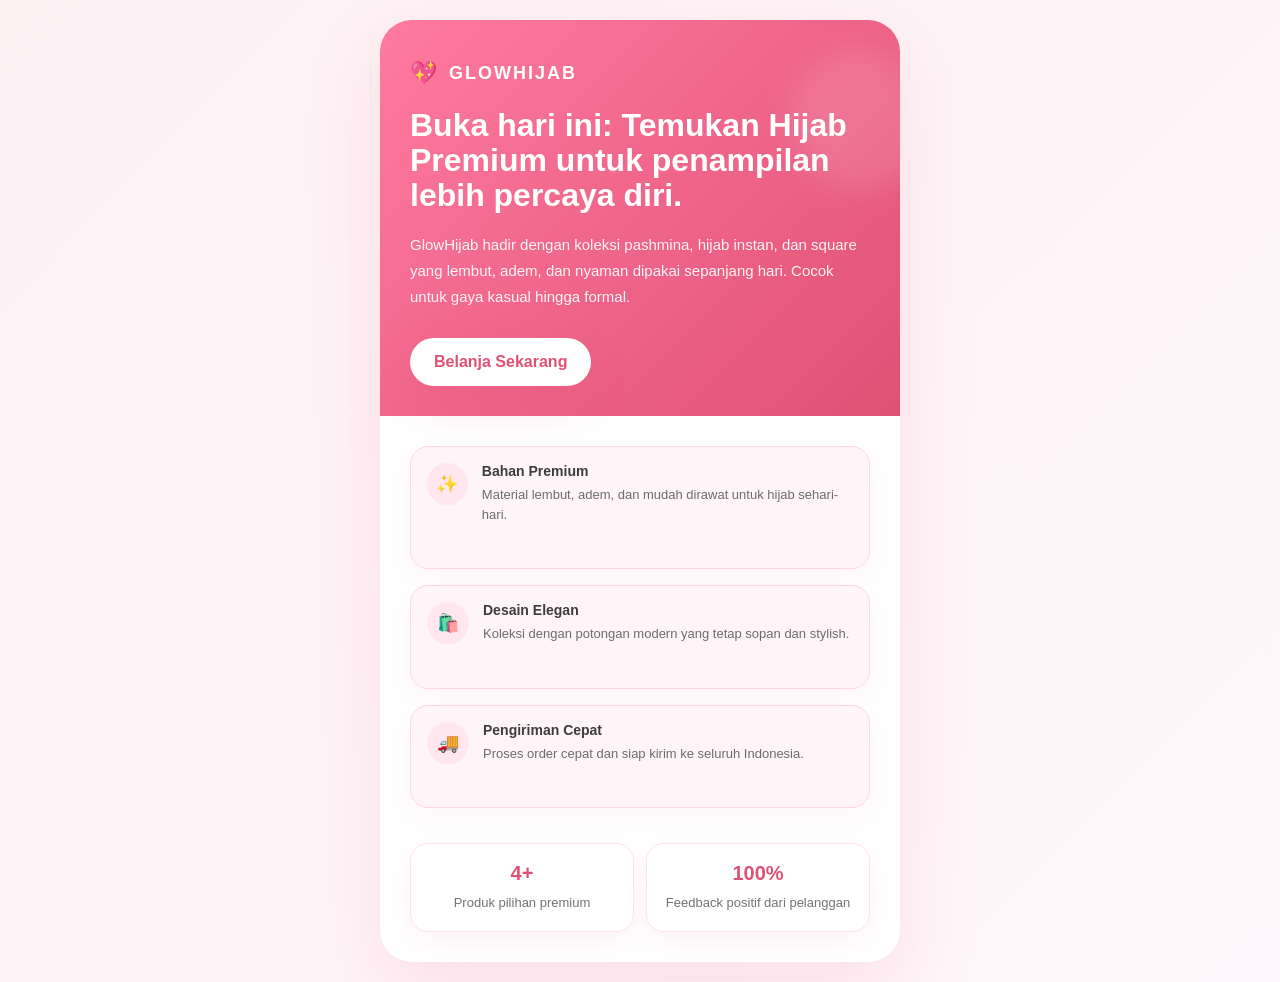
<file: index.html>
<!DOCTYPE html>
<html lang="id">
<head>
    <meta charset="UTF-8">
    <meta name="viewport" content="width=device-width, initial-scale=1.0">
    <title>GlowHijab - Selamat Datang</title>
    <style>
        * { margin: 0; padding: 0; box-sizing: border-box; font-family: 'Segoe UI', Tahoma, Geneva, Verdana, sans-serif; }
        body {
            background: linear-gradient(135deg, #fdf1f4, #fff7fb);
            color: #3d3d3d;
            min-height: 100vh;
            display: flex;
            align-items: center;
            justify-content: center;
            padding: 20px;
        }
        .page {
            width: 100%;
            max-width: 520px;
            background: #ffffff;
            border-radius: 32px;
            box-shadow: 0 30px 80px rgba(224, 82, 117, 0.14);
            overflow: hidden;
            animation: fadeIn 0.6s ease-out;
        }
        @keyframes fadeIn {
            from { opacity: 0; transform: translateY(20px); }
            to { opacity: 1; transform: translateY(0); }
        }
        .hero {
            background: linear-gradient(135deg, #ff7aa0, #e05174);
            color: #ffffff;
            padding: 40px 30px 30px;
            position: relative;
        }
        .hero::after {
            content: '';
            position: absolute;
            right: -30px;
            top: 30px;
            width: 140px;
            height: 140px;
            background: rgba(255, 255, 255, 0.12);
            border-radius: 50%;
            filter: blur(15px);
        }
        .brand {
            display: inline-flex;
            align-items: center;
            gap: 10px;
            margin-bottom: 22px;
            font-weight: 800;
            letter-spacing: 2px;
            text-transform: uppercase;
            font-size: 18px;
        }
        .brand span {
            font-size: 22px;
        }
        h1 {
            font-size: 32px;
            line-height: 1.1;
            margin-bottom: 18px;
        }
        p {
            font-size: 15px;
            line-height: 1.75;
            color: rgba(255, 255, 255, 0.92);
            margin-bottom: 28px;
        }
        .btn-shop {
            display: inline-flex;
            align-items: center;
            justify-content: center;
            gap: 12px;
            background: #ffffff;
            color: #e05174;
            padding: 15px 24px;
            border-radius: 999px;
            font-weight: 700;
            text-decoration: none;
            box-shadow: 0 18px 40px rgba(224, 82, 117, 0.2);
            transition: transform 0.25s ease, box-shadow 0.25s ease;
        }
        .btn-shop:hover {
            transform: translateY(-3px);
            box-shadow: 0 22px 48px rgba(224, 82, 117, 0.28);
        }
        .features {
            display: grid;
            gap: 16px;
            padding: 30px 30px 35px;
        }
        .feature-item {
            display: flex;
            gap: 14px;
            align-items: flex-start;
            background: #fff4f8;
            border: 1px solid #ffd6e4;
            border-radius: 18px;
            padding: 16px;
            box-shadow: 0 10px 28px rgba(224, 82, 117, 0.06);
        }
        .feature-icon {
            width: 42px;
            height: 42px;
            border-radius: 50%;
            background: #ffe6ef;
            display: grid;
            place-items: center;
            font-size: 18px;
        }
        .feature-info {
            display: grid;
            gap: 6px;
        }
        .feature-info h3 {
            font-size: 14px;
            font-weight: 700;
            color: #3d3d3d;
        }
        .feature-info p {
            font-size: 13px;
            color: #6d6d6d;
            line-height: 1.5;
        }
        .stats {
            display: flex;
            gap: 12px;
            padding: 0 30px 30px;
        }
        .stat-card {
            flex: 1;
            background: #ffffff;
            border: 1px solid #ffe1e9;
            border-radius: 18px;
            padding: 18px 16px;
            text-align: center;
            box-shadow: 0 10px 25px rgba(224, 82, 117, 0.07);
        }
        .stat-card strong {
            display: block;
            font-size: 20px;
            color: #e05174;
            margin-bottom: 8px;
        }
        .stat-card span {
            font-size: 13px;
            color: #737373;
            line-height: 1.5;
        }
    </style>
</head>
<body>
    <div class="page">
        <section class="hero">
            <div class="brand"><span>💖</span> GlowHijab</div>
            <h1>Buka hari ini: Temukan Hijab Premium untuk penampilan lebih percaya diri.</h1>
            <p>GlowHijab hadir dengan koleksi pashmina, hijab instan, dan square yang lembut, adem, dan nyaman dipakai sepanjang hari. Cocok untuk gaya kasual hingga formal.</p>
            <a href="toko.html" class="btn-shop">Belanja Sekarang</a>
        </section>

        <div class="features">
            <div class="feature-item">
                <div class="feature-icon">✨</div>
                <div class="feature-info">
                    <h3>Bahan Premium</h3>
                    <p>Material lembut, adem, dan mudah dirawat untuk hijab sehari-hari.</p>
                </div>
            </div>
            <div class="feature-item">
                <div class="feature-icon">🛍️</div>
                <div class="feature-info">
                    <h3>Desain Elegan</h3>
                    <p>Koleksi dengan potongan modern yang tetap sopan dan stylish.</p>
                </div>
            </div>
            <div class="feature-item">
                <div class="feature-icon">🚚</div>
                <div class="feature-info">
                    <h3>Pengiriman Cepat</h3>
                    <p>Proses order cepat dan siap kirim ke seluruh Indonesia.</p>
                </div>
            </div>
        </div>

        <div class="stats">
            <div class="stat-card">
                <strong>4+</strong>
                <span>Produk pilihan premium</span>
            </div>
            <div class="stat-card">
                <strong>100%</strong>
                <span>Feedback positif dari pelanggan</span>
            </div>
        </div>
    </div>
</body>
</html>
</file>
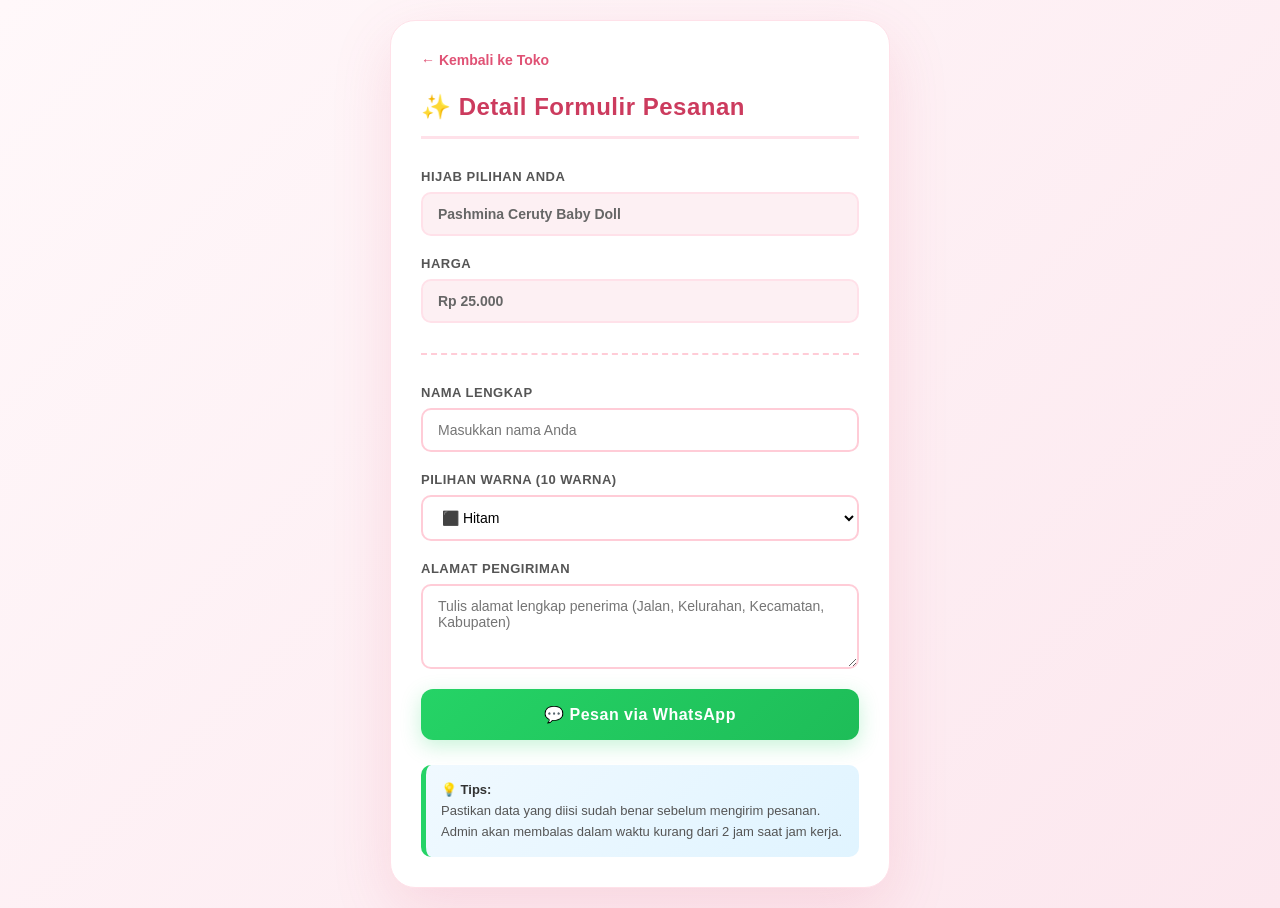
<file: beli.html>
<!DOCTYPE html>
<html lang="id">
<head>
    <meta charset="UTF-8">
    <meta name="viewport" content="width=device-width, initial-scale=1.0">
    <title>Formulir Pembelian - GlowHijab</title>
    <style>
        * { margin: 0; padding: 0; box-sizing: border-box; font-family: 'Segoe UI', Tahoma, Geneva, Verdana, sans-serif; }
        body { 
            background: linear-gradient(135deg, #fff8fa, #fce7ee); 
            color: #444; 
            display: flex; 
            justify-content: center; 
            padding: 20px;
            min-height: 100vh;
        }
        .form-container { 
            max-width: 500px; 
            width: 100%; 
            background: #ffffff; 
            padding: 30px; 
            border-radius: 25px; 
            box-shadow: 0 20px 60px rgba(224, 82, 117, 0.15); 
            border: 1px solid #ffe1e9;
            animation: slideUp 0.6s ease-out;
        }
        @keyframes slideUp {
            from { transform: translateY(30px); opacity: 0; }
            to { transform: translateY(0); opacity: 1; }
        }
        .back-link { 
            color: #e05275; 
            text-decoration: none; 
            display: inline-block; 
            margin-bottom: 25px; 
            font-weight: 700; 
            font-size: 14px;
            transition: all 0.3s ease;
        }
        .back-link:hover {
            transform: translateX(-5px);
            color: #cc3b5e;
        }
        h2 { 
            font-size: 24px; 
            font-weight: 800; 
            color: #cc3b5e; 
            margin-bottom: 30px; 
            border-bottom: 3px solid #ffe1e9; 
            padding-bottom: 15px;
            letter-spacing: 0.5px;
        }
        .form-group { 
            margin-bottom: 20px; 
            display: flex; 
            flex-direction: column;
        }
        .form-group label { 
            font-size: 14px; 
            font-weight: 700; 
            margin-bottom: 8px; 
            color: #555;
            text-transform: uppercase;
            letter-spacing: 0.5px;
            font-size: 13px;
        }
        input[type="text"], select, textarea { 
            padding: 12px 15px; 
            font-size: 14px; 
            border: 2px solid #ffccd7; 
            border-radius: 10px; 
            outline: none; 
            background-color: #fff;
            transition: all 0.3s ease;
            font-family: 'Segoe UI', sans-serif;
        }
        input[type="text"]:focus, select:focus, textarea:focus { 
            border-color: #ff7597;
            box-shadow: 0 0 0 3px rgba(255, 117, 151, 0.1);
            background-color: #fffbfc;
        }
        input:disabled { 
            background-color: #fdf0f3; 
            color: #666; 
            font-weight: 700;
            border-color: #ffe1e9;
            cursor: not-allowed;
        }
        textarea { 
            height: 85px;
            resize: vertical;
            font-family: 'Segoe UI', sans-serif;
        }
        hr { 
            border: none; 
            border-top: 2px dashed #ffccd7; 
            margin: 30px 0;
        }
        
        .btn-whatsapp {
            display: block;
            background: linear-gradient(135deg, #25d366, #1ebd58);
            color: white;
            padding: 16px 20px;
            font-size: 16px;
            font-weight: 800;
            text-align: center;
            text-decoration: none;
            border-radius: 12px;
            width: 100%;
            box-shadow: 0 6px 20px rgba(37, 211, 102, 0.25);
            transition: all 0.3s cubic-bezier(0.23, 1, 0.320, 1);
            border: none;
            cursor: pointer;
            letter-spacing: 0.5px;
        }
        .btn-whatsapp:hover {
            transform: translateY(-3px);
            box-shadow: 0 8px 28px rgba(37, 211, 102, 0.35);
            background: linear-gradient(135deg, #2dd573, #1ebd58);
        }
        .btn-whatsapp:active {
            transform: translateY(-1px);
        }
        
        .info-box {
            background: linear-gradient(135deg, #f0f9ff, #e0f4ff);
            border-left: 5px solid #25d366;
            padding: 15px;
            border-radius: 10px;
            margin-top: 25px;
            font-size: 13px;
            color: #555;
            line-height: 1.6;
        }
        .info-box strong {
            color: #333;
        }
    </style>
</head>
<body>

    <div class="form-container">
        <!-- Tombol Kembali -->
        <a href="toko.html" class="back-link">← Kembali ke Toko</a>

        <h2>✨ Detail Formulir Pesanan</h2>

        <div class="form-group">
            <label>Hijab Pilihan Anda</label>
            <input type="text" id="hijabPilihan" disabled>
        </div>

        <div class="form-group">
            <label>Harga</label>
            <input type="text" id="hargaHijab" disabled>
        </div>

        <hr>

        <div class="form-group">
            <label>Nama Lengkap</label>
            <input type="text" id="namaLengkap" placeholder="Masukkan nama Anda">
        </div>

        <div class="form-group">
            <label>Pilihan Warna (10 Warna)</label>
            <select id="warnaJilbab">
                <option value="Hitam">⬛ Hitam</option>
                <option value="Putih Bersih">⚪ Putih Bersih</option>
                <option value="Milo/Coksu">🟤 Milo / Cokelat Susu</option>
                <option value="Navy Blue">🔵 Navy Blue</option>
                <option value="Soft Pink">💗 Soft Pink</option>
                <option value="Abu Muda">🩶 Abu Muda / Silver</option>
                <option value="Maroon">🔴 Maroon</option>
                <option value="Sage Green">💚 Sage Green</option>
                <option value="Mocca">🟫 Mocca</option>
                <option value="Khaki">🟡 Khaki</option>
            </select>
        </div>

        <div class="form-group">
            <label>Alamat Pengiriman</label>
            <textarea id="alamatPengiriman" placeholder="Tulis alamat lengkap penerima (Jalan, Kelurahan, Kecamatan, Kabupaten)"></textarea>
        </div>

        <!-- Tombol Pesan WhatsApp -->
        <a href="#" id="tombolWA" class="btn-whatsapp" target="_blank" onclick="validasiSebelumKirim(event)">💬 Pesan via WhatsApp</a>

        <!-- Info Box -->
        <div class="info-box">
            <strong>💡 Tips:</strong><br>
            Pastikan data yang diisi sudah benar sebelum mengirim pesanan. Admin akan membalas dalam waktu kurang dari 2 jam saat jam kerja.
        </div>
    </div>

    <script>
        
        const urlParams = new URLSearchParams(window.location.search);
        const namaProduk = urlParams.get('nama') || 'Pashmina Ceruty Baby Doll';
        const hargaProduk = urlParams.get('harga') || '25000';
        // Ubah nomor WhatsApp di sini ya mbaa, pastiin gaada '+' atau '-' yahh
        const defaultWhatsAppNumber = '6285846622468';

        document.getElementById('hijabPilihan').value = namaProduk;
        document.getElementById('hargaHijab').value = 'Rp ' + new Intl.NumberFormat('id-ID').format(hargaProduk);

        
        function perbaruiLinkWhatsApp() {
            const nama = document.getElementById('namaLengkap').value;
            const warna = document.getElementById('warnaJilbab').value;
            const alamat = document.getElementById('alamatPengiriman').value;
            const nomor = defaultWhatsAppNumber.replace(/\D/g, '');
            
            
            const pesan = `Hai admin GlowHijab, aku mau order koleksi hijab cantiknya. ini detail pesanannya! ˚₊۶ৎ˙⋆ \n\n` +
                          `𖤐.ᐟ *DETAIL PESANAN*:\n` +
                          `• Produk: ${namaProduk}\n` +
                          `• Harga: Rp ${new Intl.NumberFormat('id-ID').format(hargaProduk)}\n` +
                          `------------------------------------\n` +
                          `𖤐.ᐟ *DATA PENERIMA*:\n` +
                          `• Nama Lengkap: ${nama}\n` +
                          `• Pilihan Warna: ${warna}\n` +
                          `• Alamat Kirim: ${alamat}\n\n` +
                          `Mohon segera diproses ya Min. Terima kasih! ‿︵˓ʚ♡ɞ˓︵‿`;

            const linkLengkap = nomor ? `https://wa.me/${nomor}?text=${encodeURIComponent(pesan)}` : '#';
            document.getElementById('tombolWA').href = linkLengkap;
        }

        // Mencegah kiriman jika form masih kosong
        function validasiSebelumKirim(event) {
            const nama = document.getElementById('namaLengkap').value;
            const alamat = document.getElementById('alamatPengiriman').value;

            if (!nama.trim() || !alamat.trim()) {
                event.preventDefault(); 
                alert("Mohon isi Nama Lengkap dan Alamat Pengiriman terlebih dahulu ya Kak!");
            }
        }

        // Jalankan pelacakan ketikan form
        document.getElementById('namaLengkap').addEventListener('input', perbaruiLinkWhatsApp);
        document.getElementById('warnaJilbab').addEventListener('change', perbaruiLinkWhatsApp);
        document.getElementById('alamatPengiriman').addEventListener('input', perbaruiLinkWhatsApp);
        
        perbaruiLinkWhatsApp();
    </script>
</body>
</html>
</file>
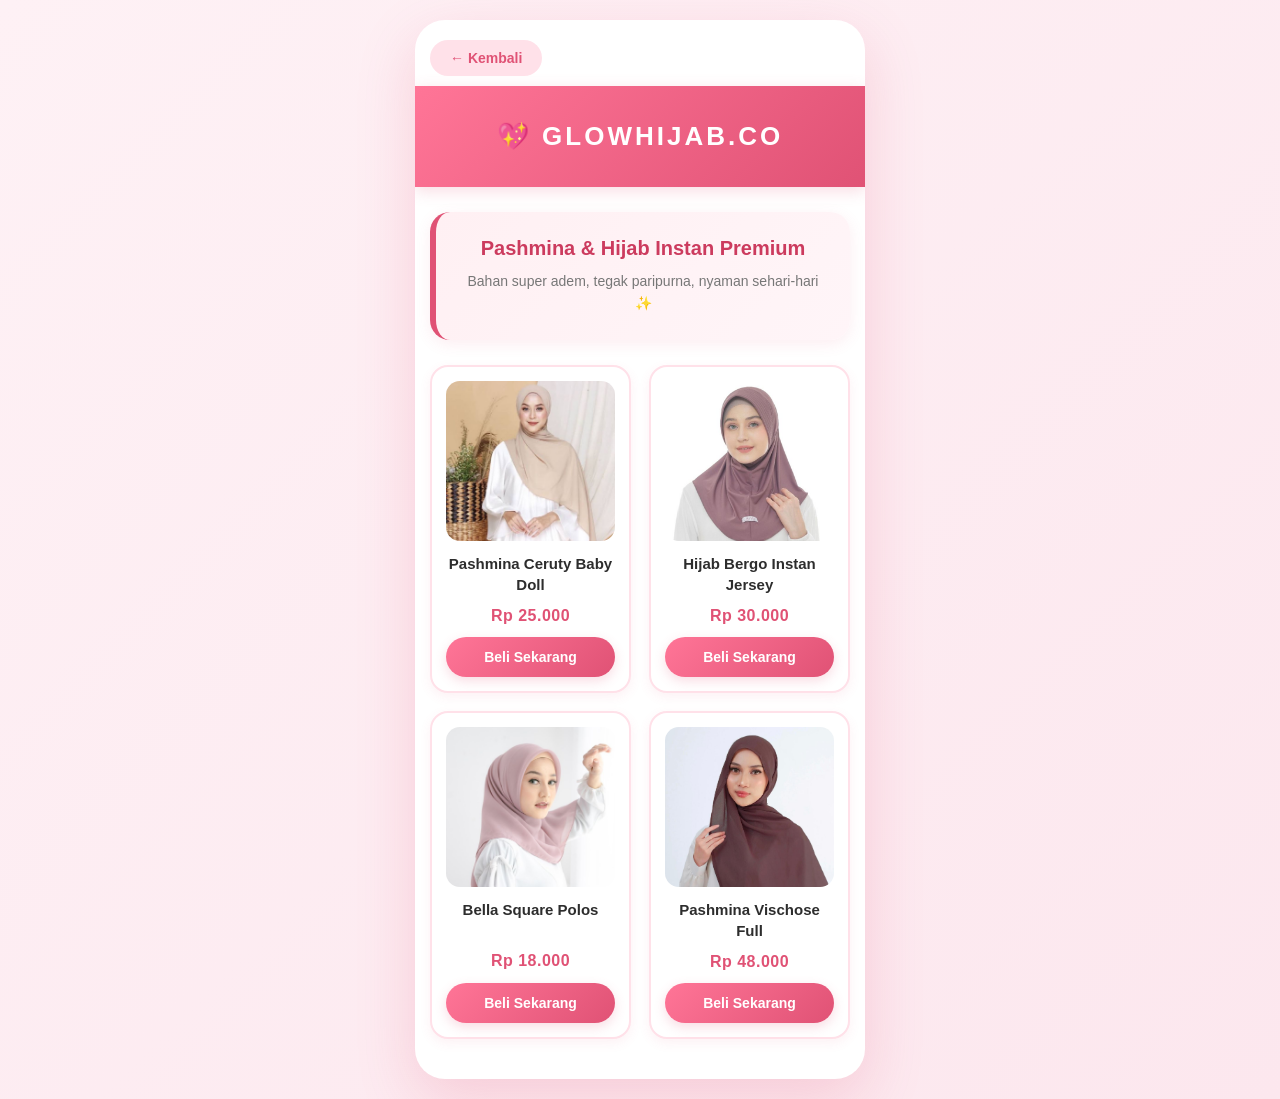
<file: toko.html>
<!DOCTYPE html>
<html lang="id">
<head>
    <meta charset="UTF-8">
    <meta name="viewport" content="width=device-width, initial-scale=1.0">
    <title>GlowHijab - Toko Hijab Premium</title>
    <style>
        * { margin: 0; padding: 0; box-sizing: border-box; font-family: 'Segoe UI', Tahoma, Geneva, Verdana, sans-serif; }
        body { 
            background: linear-gradient(135deg, #fef1f5, #fce7ee); 
            color: #4a4a4a; 
            display: flex; 
            justify-content: center; 
            padding: 20px 10px; 
            min-height: 100vh;
        }
        .container { 
            max-width: 450px; 
            width: 100%; 
            background: #ffffff; 
            border-radius: 30px; 
            box-shadow: 0 20px 60px rgba(224, 82, 117, 0.2); 
            overflow: hidden; 
            padding-bottom: 40px;
            animation: slideUp 0.6s ease-out;
        }
        @keyframes slideUp {
            from { transform: translateY(30px); opacity: 0; }
            to { transform: translateY(0); opacity: 1; }
        }
        header { 
            padding: 35px 20px; 
            text-align: center; 
            background: linear-gradient(135deg, #ff7597, #e05275); 
            color: white; 
            box-shadow: 0 4px 15px rgba(224, 82, 117, 0.2);
        }
        .logo { 
            font-size: 26px; 
            font-weight: 800; 
            text-transform: uppercase; 
            letter-spacing: 3px; 
            animation: glow 2s ease-in-out infinite;
        }
        @keyframes glow {
            0%, 100% { text-shadow: 0 0 10px rgba(255, 255, 255, 0.3); }
            50% { text-shadow: 0 0 20px rgba(255, 255, 255, 0.6); }
        }
        .hero-banner { 
            background: linear-gradient(135deg, #fff0f3, #fff5f8); 
            margin: 25px 15px; 
            padding: 25px; 
            text-align: center; 
            border-radius: 20px; 
            border-left: 6px solid #e05275;
            box-shadow: 0 4px 15px rgba(224, 82, 117, 0.1);
        }
        .hero-banner h1 { 
            color: #cc3b5e; 
            font-size: 20px; 
            margin-bottom: 10px; 
            font-weight: 700;
        }
        .hero-banner p { 
            color: #777; 
            font-size: 14px; 
            line-height: 1.6;
        }
        .product-grid { 
            display: grid; 
            grid-template-columns: repeat(2, 1fr); 
            gap: 18px; 
            padding: 0 15px; 
            margin-top: 15px;
        }
        .product-card { 
            background: #fff; 
            border: 2px solid #ffe1e9; 
            border-radius: 18px; 
            padding: 14px; 
            text-align: center; 
            display: flex; 
            flex-direction: column; 
            justify-content: space-between;
            transition: all 0.3s cubic-bezier(0.23, 1, 0.320, 1);
            cursor: pointer;
            box-shadow: 0 4px 12px rgba(224, 82, 117, 0.08);
        }
        .product-card:hover { 
            transform: translateY(-8px); 
            box-shadow: 0 12px 30px rgba(224, 82, 117, 0.25);
            border-color: #ff7597;
        }
        .product-image { 
            width: 100%; 
            height: 160px; 
            object-fit: cover; 
            border-radius: 14px;
            transition: transform 0.3s ease;
        }
        .product-card:hover .product-image {
            transform: scale(1.05);
        }
        .product-title { 
            font-size: 15px; 
            font-weight: 700; 
            margin: 12px 0; 
            min-height: 40px; 
            color: #2d2d2d;
            line-height: 1.4;
        }
        .product-price { 
            font-size: 16px; 
            font-weight: 800; 
            color: #e05275; 
            margin-bottom: 12px;
            letter-spacing: 0.5px;
        }
        
        .btn-buy { 
            display: block;
            background: linear-gradient(135deg, #ff7597, #e05275); 
            color: white; 
            padding: 12px 15px; 
            border-radius: 20px; 
            font-size: 14px; 
            font-weight: 700; 
            text-decoration: none;
            width: 100%; 
            text-align: center;
            transition: all 0.3s ease;
            box-shadow: 0 4px 12px rgba(224, 82, 117, 0.2);
            border: none;
            cursor: pointer;
        }
        .btn-buy:hover {
            transform: translateY(-2px);
            box-shadow: 0 6px 18px rgba(224, 82, 117, 0.35);
            background: linear-gradient(135deg, #ff8aaa, #e05275);
        }
        .btn-buy:active {
            transform: translateY(0);
        }
        .back-button {
            display: inline-block;
            margin: 20px 15px 10px;
            padding: 10px 20px;
            background: #ffe1e9;
            color: #e05275;
            text-decoration: none;
            border-radius: 20px;
            font-weight: 700;
            font-size: 14px;
            transition: all 0.3s ease;
        }
        .back-button:hover {
            background: #ffccd7;
            transform: translateX(-3px);
        }
    </style>
</head>
<body>

    <div class="container">
        <a href="index.html" class="back-button">← Kembali</a>
        
        <header>
            <div class="logo">💖 GLOWHIJAB.CO</div>
        </header>

        <section class="hero-banner">
            <h1>Pashmina & Hijab Instan Premium</h1>
            <p>Bahan super adem, tegak paripurna, nyaman sehari-hari ✨</p>
        </section>

        <main class="product-grid">
            <!-- Produk 1 -->
            <div class="product-card">
                <img src="img/Ceruty.jpeg" class="product-image" alt="Pashmina Ceruty">
                <div class="product-title">Pashmina Ceruty Baby Doll</div>
                <div class="product-price">Rp 25.000</div>
                <a href="beli.html?nama=Pashmina%20Ceruty%20Baby%20Doll&harga=25000" class="btn-buy">Beli Sekarang</a>
            </div>

            <!-- Produk 2 -->
            <div class="product-card">
                <img src="img/BergoInstan.jpeg" class="product-image" alt="Hijab Instan">
                <div class="product-title">Hijab Bergo Instan Jersey</div>
                <div class="product-price">Rp 30.000</div>
                <a href="beli.html?nama=Hijab%20Instan%20Jersey&harga=30000" class="btn-buy">Beli Sekarang</a>
            </div>

            <!-- Produk 3 -->
            <div class="product-card">
                <img src="img/BellaSquare.jpeg" class="product-image" alt="Bella Square">
                <div class="product-title">Bella Square Polos</div>
                <div class="product-price">Rp 18.000</div>
                <a href="beli.html?nama=Bella%20Square%20Polos&harga=18000" class="btn-buy">Beli Sekarang</a>
            </div>

            <!-- Produk 4 -->
            <div class="product-card">
                <img src="img/vischose.jpeg" class="product-image" alt="Pashmina Vischose">
                <div class="product-title">Pashmina Vischose Full</div>
                <div class="product-price">Rp 48.000</div>
                <a href="beli.html?nama=Pashmina%20Vischose%20Full&harga=48000" class="btn-buy">Beli Sekarang</a>
            </div>
        </main>
    </div>

</body>
</html>
</file>
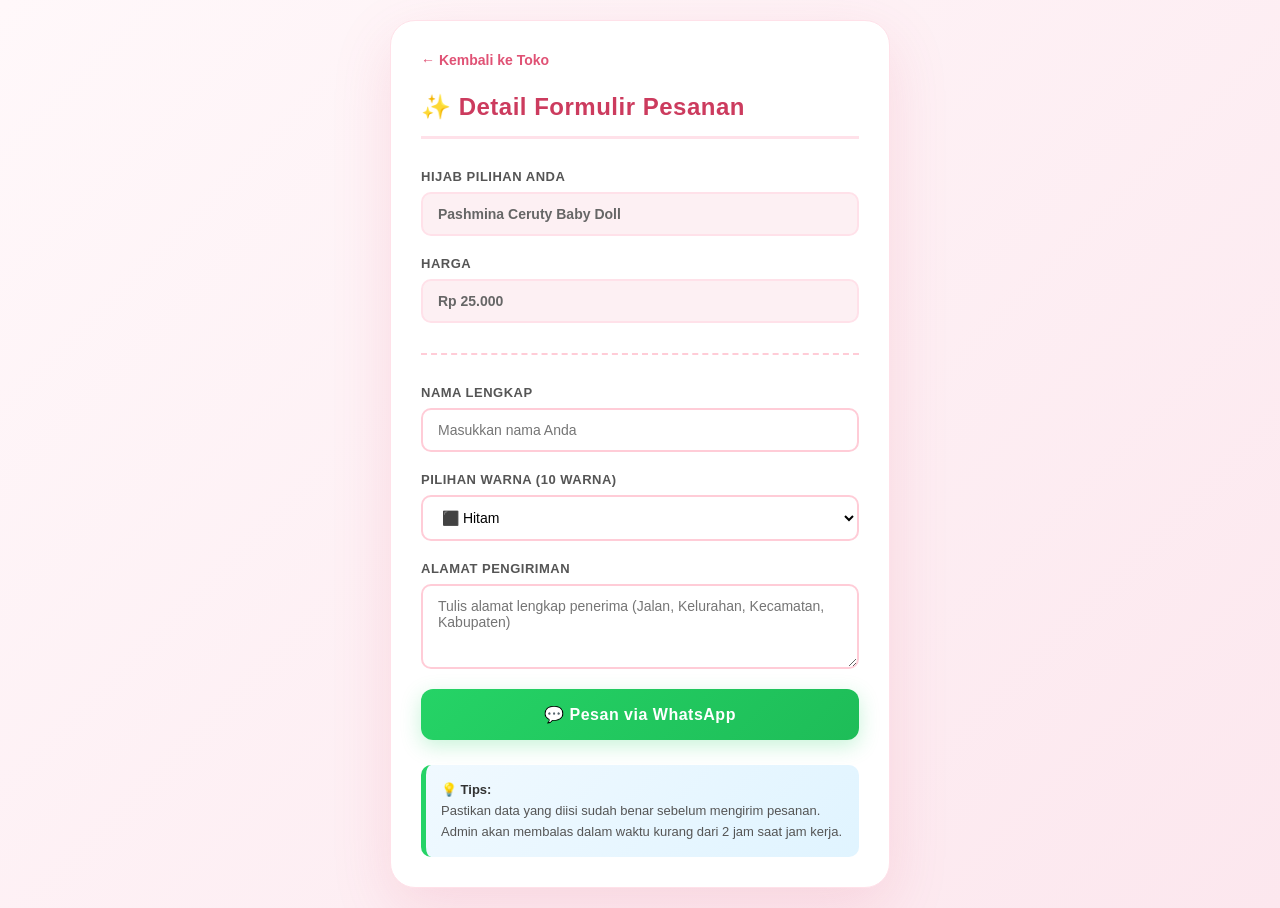
<file: img/beli.html>
<!DOCTYPE html>
<html lang="id">
<head>
    <meta charset="UTF-8">
    <meta name="viewport" content="width=device-width, initial-scale=1.0">
    <title>Formulir Pembelian - GlowHijab</title>
    <style>
        * { margin: 0; padding: 0; box-sizing: border-box; font-family: 'Segoe UI', Tahoma, Geneva, Verdana, sans-serif; }
        body { 
            background: linear-gradient(135deg, #fff8fa, #fce7ee); 
            color: #444; 
            display: flex; 
            justify-content: center; 
            padding: 20px;
            min-height: 100vh;
        }
        .form-container { 
            max-width: 500px; 
            width: 100%; 
            background: #ffffff; 
            padding: 30px; 
            border-radius: 25px; 
            box-shadow: 0 20px 60px rgba(224, 82, 117, 0.15); 
            border: 1px solid #ffe1e9;
            animation: slideUp 0.6s ease-out;
        }
        @keyframes slideUp {
            from { transform: translateY(30px); opacity: 0; }
            to { transform: translateY(0); opacity: 1; }
        }
        .back-link { 
            color: #e05275; 
            text-decoration: none; 
            display: inline-block; 
            margin-bottom: 25px; 
            font-weight: 700; 
            font-size: 14px;
            transition: all 0.3s ease;
        }
        .back-link:hover {
            transform: translateX(-5px);
            color: #cc3b5e;
        }
        h2 { 
            font-size: 24px; 
            font-weight: 800; 
            color: #cc3b5e; 
            margin-bottom: 30px; 
            border-bottom: 3px solid #ffe1e9; 
            padding-bottom: 15px;
            letter-spacing: 0.5px;
        }
        .form-group { 
            margin-bottom: 20px; 
            display: flex; 
            flex-direction: column;
        }
        .form-group label { 
            font-size: 14px; 
            font-weight: 700; 
            margin-bottom: 8px; 
            color: #555;
            text-transform: uppercase;
            letter-spacing: 0.5px;
            font-size: 13px;
        }
        input[type="text"], select, textarea { 
            padding: 12px 15px; 
            font-size: 14px; 
            border: 2px solid #ffccd7; 
            border-radius: 10px; 
            outline: none; 
            background-color: #fff;
            transition: all 0.3s ease;
            font-family: 'Segoe UI', sans-serif;
        }
        input[type="text"]:focus, select:focus, textarea:focus { 
            border-color: #ff7597;
            box-shadow: 0 0 0 3px rgba(255, 117, 151, 0.1);
            background-color: #fffbfc;
        }
        input:disabled { 
            background-color: #fdf0f3; 
            color: #666; 
            font-weight: 700;
            border-color: #ffe1e9;
            cursor: not-allowed;
        }
        textarea { 
            height: 85px;
            resize: vertical;
            font-family: 'Segoe UI', sans-serif;
        }
        hr { 
            border: none; 
            border-top: 2px dashed #ffccd7; 
            margin: 30px 0;
        }
        
        .btn-whatsapp {
            display: block;
            background: linear-gradient(135deg, #25d366, #1ebd58);
            color: white;
            padding: 16px 20px;
            font-size: 16px;
            font-weight: 800;
            text-align: center;
            text-decoration: none;
            border-radius: 12px;
            width: 100%;
            box-shadow: 0 6px 20px rgba(37, 211, 102, 0.25);
            transition: all 0.3s cubic-bezier(0.23, 1, 0.320, 1);
            border: none;
            cursor: pointer;
            letter-spacing: 0.5px;
        }
        .btn-whatsapp:hover {
            transform: translateY(-3px);
            box-shadow: 0 8px 28px rgba(37, 211, 102, 0.35);
            background: linear-gradient(135deg, #2dd573, #1ebd58);
        }
        .btn-whatsapp:active {
            transform: translateY(-1px);
        }
        
        .info-box {
            background: linear-gradient(135deg, #f0f9ff, #e0f4ff);
            border-left: 5px solid #25d366;
            padding: 15px;
            border-radius: 10px;
            margin-top: 25px;
            font-size: 13px;
            color: #555;
            line-height: 1.6;
        }
        .info-box strong {
            color: #333;
        }
    </style>
</head>
<body>

    <div class="form-container">
        <!-- Tombol Kembali -->
        <a href="index.html" class="back-link">← Kembali ke Toko</a>

        <h2>✨ Detail Formulir Pesanan</h2>

        <div class="form-group">
            <label>Hijab Pilihan Anda</label>
            <input type="text" id="hijabPilihan" disabled>
        </div>

        <div class="form-group">
            <label>Harga</label>
            <input type="text" id="hargaHijab" disabled>
        </div>

        <hr>

        <div class="form-group">
            <label>Nama Lengkap</label>
            <input type="text" id="namaLengkap" placeholder="Masukkan nama Anda">
        </div>

        <div class="form-group">
            <label>Pilihan Warna (10 Warna)</label>
            <select id="warnaJilbab">
                <option value="Hitam">⬛ Hitam</option>
                <option value="Putih Bersih">⚪ Putih Bersih</option>
                <option value="Milo/Coksu">🟤 Milo / Cokelat Susu</option>
                <option value="Navy Blue">🔵 Navy Blue</option>
                <option value="Soft Pink">💗 Soft Pink</option>
                <option value="Abu Muda">🩶 Abu Muda / Silver</option>
                <option value="Maroon">🔴 Maroon</option>
                <option value="Sage Green">💚 Sage Green</option>
                <option value="Mocca">🟫 Mocca</option>
                <option value="Khaki">🟡 Khaki</option>
            </select>
        </div>

        <div class="form-group">
            <label>Alamat Pengiriman</label>
            <textarea id="alamatPengiriman" placeholder="Tulis alamat lengkap penerima (Jalan, Kelurahan, Kecamatan, Kabupaten)"></textarea>
        </div>

        <!-- Tombol Pesan WhatsApp -->
        <a href="#" id="tombolWA" class="btn-whatsapp" target="_blank" onclick="validasiSebelumKirim(event)">💬 Pesan via WhatsApp</a>

        <!-- Info Box -->
        <div class="info-box">
            <strong>💡 Tips:</strong><br>
            Pastikan data yang diisi sudah benar sebelum mengirim pesanan. Admin akan membalas dalam waktu kurang dari 2 jam saat jam kerja.
        </div>
    </div>

    <script>
        
        const urlParams = new URLSearchParams(window.location.search);
        const namaProduk = urlParams.get('nama') || 'Pashmina Ceruty Baby Doll';
        const hargaProduk = urlParams.get('harga') || '25000';
        // Ubah nomor WhatsApp di sini ya mbaa, pastiin gaada '+' atau '-' yahh
        const defaultWhatsAppNumber = '6285846622468';

        document.getElementById('hijabPilihan').value = namaProduk;
        document.getElementById('hargaHijab').value = 'Rp ' + new Intl.NumberFormat('id-ID').format(hargaProduk);

        
        function perbaruiLinkWhatsApp() {
            const nama = document.getElementById('namaLengkap').value;
            const warna = document.getElementById('warnaJilbab').value;
            const alamat = document.getElementById('alamatPengiriman').value;
            const nomor = defaultWhatsAppNumber.replace(/\D/g, '');
            
            
            const pesan = `Hai admin GlowHijab, aku mau order koleksi hijab cantiknya. ini detail pesanannya! ˚₊۶ৎ˙⋆ \n\n` +
                          `𖤐.ᐟ *DETAIL PESANAN*:\n` +
                          `• Produk: ${namaProduk}\n` +
                          `• Harga: Rp ${new Intl.NumberFormat('id-ID').format(hargaProduk)}\n` +
                          `------------------------------------\n` +
                          `𖤐.ᐟ *DATA PENERIMA*:\n` +
                          `• Nama Lengkap: ${nama}\n` +
                          `• Pilihan Warna: ${warna}\n` +
                          `• Alamat Kirim: ${alamat}\n\n` +
                          `Mohon segera diproses ya Min. Terima kasih! ‿︵˓ʚ♡ɞ˓︵‿`;

            const linkLengkap = nomor ? `https://wa.me/${nomor}?text=${encodeURIComponent(pesan)}` : '#';
            document.getElementById('tombolWA').href = linkLengkap;
        }

        // Mencegah kiriman jika form masih kosong
        function validasiSebelumKirim(event) {
            const nama = document.getElementById('namaLengkap').value;
            const alamat = document.getElementById('alamatPengiriman').value;

            if (!nama.trim() || !alamat.trim()) {
                event.preventDefault(); 
                alert("Mohon isi Nama Lengkap dan Alamat Pengiriman terlebih dahulu ya Kak!");
            }
        }

        // Jalankan pelacakan ketikan form
        document.getElementById('namaLengkap').addEventListener('input', perbaruiLinkWhatsApp);
        document.getElementById('warnaJilbab').addEventListener('change', perbaruiLinkWhatsApp);
        document.getElementById('alamatPengiriman').addEventListener('input', perbaruiLinkWhatsApp);
        
        perbaruiLinkWhatsApp();
    </script>
</body>
</html>
</file>
